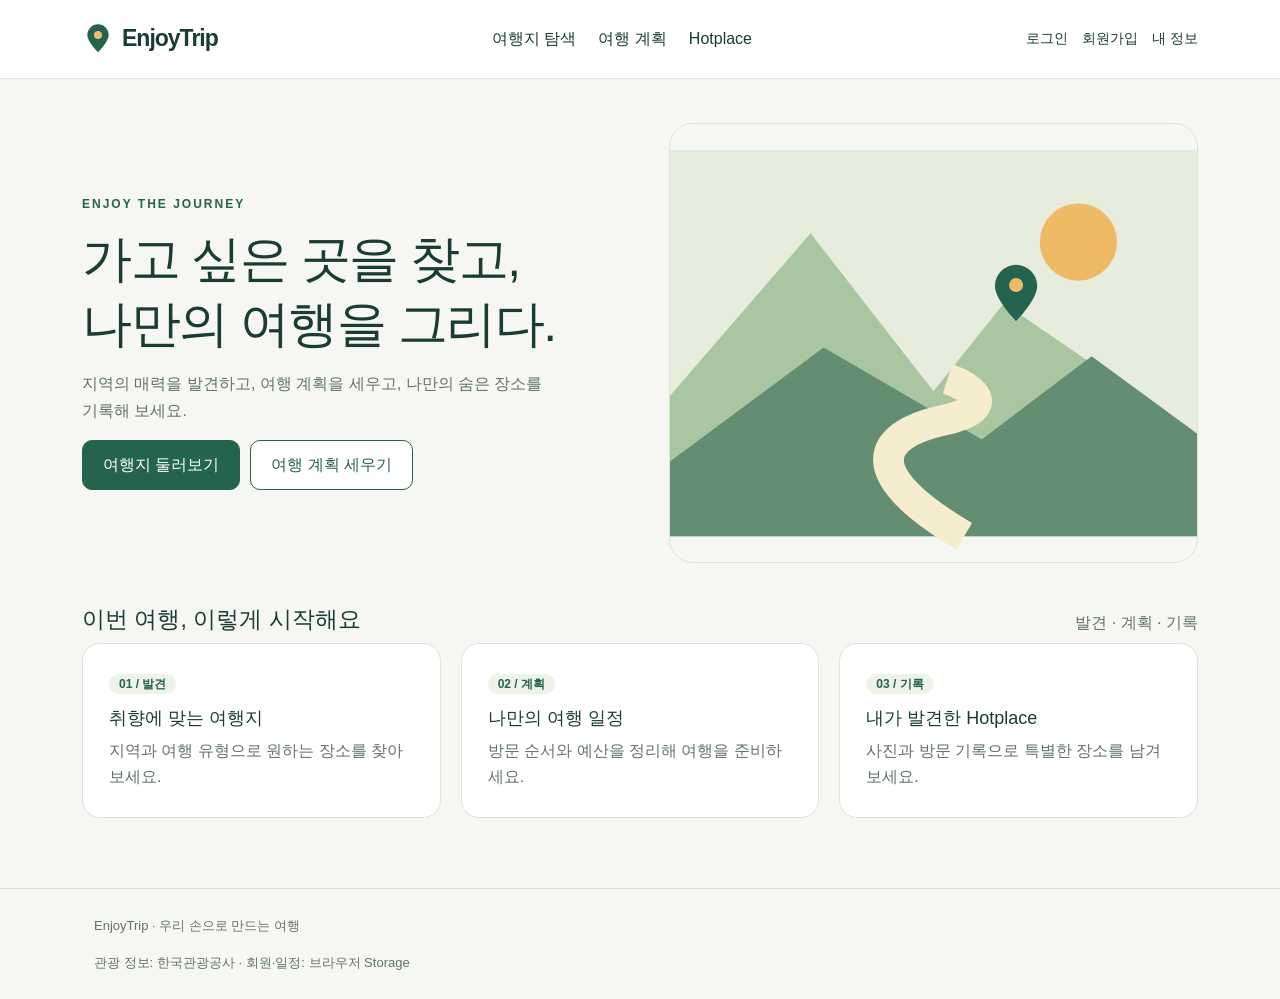
<file: 01_frontend/index.html>
<!doctype html>
<html lang="ko">
  <head>
    <meta charset="utf-8">
    <meta name="viewport" content="width=device-width, initial-scale=1">
    <title>
      여행의 시작 | EnjoyTrip
    </title>
    <link rel="icon" href="./assets/icons/pin.svg" type="image/svg+xml">
    <link rel="stylesheet" href="./assets/vendor/bootstrap.min.css">
    <link rel="stylesheet" href="./css/common.css">
    <link rel="stylesheet" href="./css/home.css">
  </head>
  <body data-page="index">
    <a class="skip-link" href="#main">
      본문으로 이동
    </a>
    <header class="site-header">
      <div class="container header-inner">
        <a class="brand" href="./index.html">
          <img src="./assets/icons/pin.svg" alt="">
          EnjoyTrip
        </a>
        <nav class="site-nav" aria-label="주 메뉴">
          <ul>
            <li>
              <a href="./attractions.html">
                여행지 탐색
              </a>
            </li>
            <li>
              <a href="./plans.html">
                여행 계획
              </a>
            </li>
            <li>
              <a href="./hotplaces.html">
                Hotplace
              </a>
            </li>
          </ul>
        </nav>
        <div class="account-links">
          <a data-auth-link id="login-link" href="./login.html">
            로그인
          </a>
          <a data-auth-link href="./signup.html">
            회원가입
          </a>
          <a href="./mypage.html">
            내 정보
          </a>
          <span data-session-user hidden>
          </span>
          <button type="button" data-logout hidden>
            로그아웃
          </button>
        </div>
      </div>
    </header>
<main id="main" class="container">
      <section class="hero" aria-labelledby="hero-title">
        <div class="hero-copy">
          <span class="eyebrow">
            ENJOY THE JOURNEY
          </span>
          <h1 id="hero-title">
            가고 싶은 곳을 찾고,
            <br>
            나만의 여행을 그리다.
          </h1>
          <p class="muted">
            지역의 매력을 발견하고, 여행 계획을 세우고, 나만의 숨은 장소를 기록해 보세요.
          </p>
          <div class="actions">
            <a class="button" href="./attractions.html">
              여행지 둘러보기
            </a>
            <a class="button secondary" href="./plans.html">
              여행 계획 세우기
            </a>
          </div>
        </div>
        <img class="hero-art" src="./assets/images/travel-landscape.svg" width="600" height="440" alt="산과 산책길을 표현한 여행 일러스트">
      </section>
      <section class="section" aria-labelledby="features-title">
        <div class="section-heading">
          <h2 id="features-title">
            이번 여행, 이렇게 시작해요
          </h2>
          <span class="muted">
            발견 · 계획 · 기록
          </span>
        </div>
        <div class="feature-grid">
          <a class="panel feature-card" href="./attractions.html">
            <span class="badge">
              01 / 발견
            </span>
            <h3>
              취향에 맞는 여행지
            </h3>
            <p>
              지역과 여행 유형으로 원하는 장소를 찾아보세요.
            </p>
          </a>
          <a class="panel feature-card" href="./plans.html">
            <span class="badge">
              02 / 계획
            </span>
            <h3>
              나만의 여행 일정
            </h3>
            <p>
              방문 순서와 예산을 정리해 여행을 준비하세요.
            </p>
          </a>
          <a class="panel feature-card" href="./hotplaces.html">
            <span class="badge">
              03 / 기록
            </span>
            <h3>
              내가 발견한 Hotplace
            </h3>
            <p>
              사진과 방문 기록으로 특별한 장소를 남겨 보세요.
            </p>
          </a>
        </div>
      </section>
    </main>
    <footer class="site-footer">
      <div class="container row">
        <p>
          EnjoyTrip · 우리 손으로 만드는 여행
        </p>
        <p>
          관광 정보: 한국관광공사 · 회원·일정: 브라우저 Storage
        </p>
      </div>
    </footer>
<script type="module" src="./js/common.js">
    </script>
  </body>
</html>
</file>
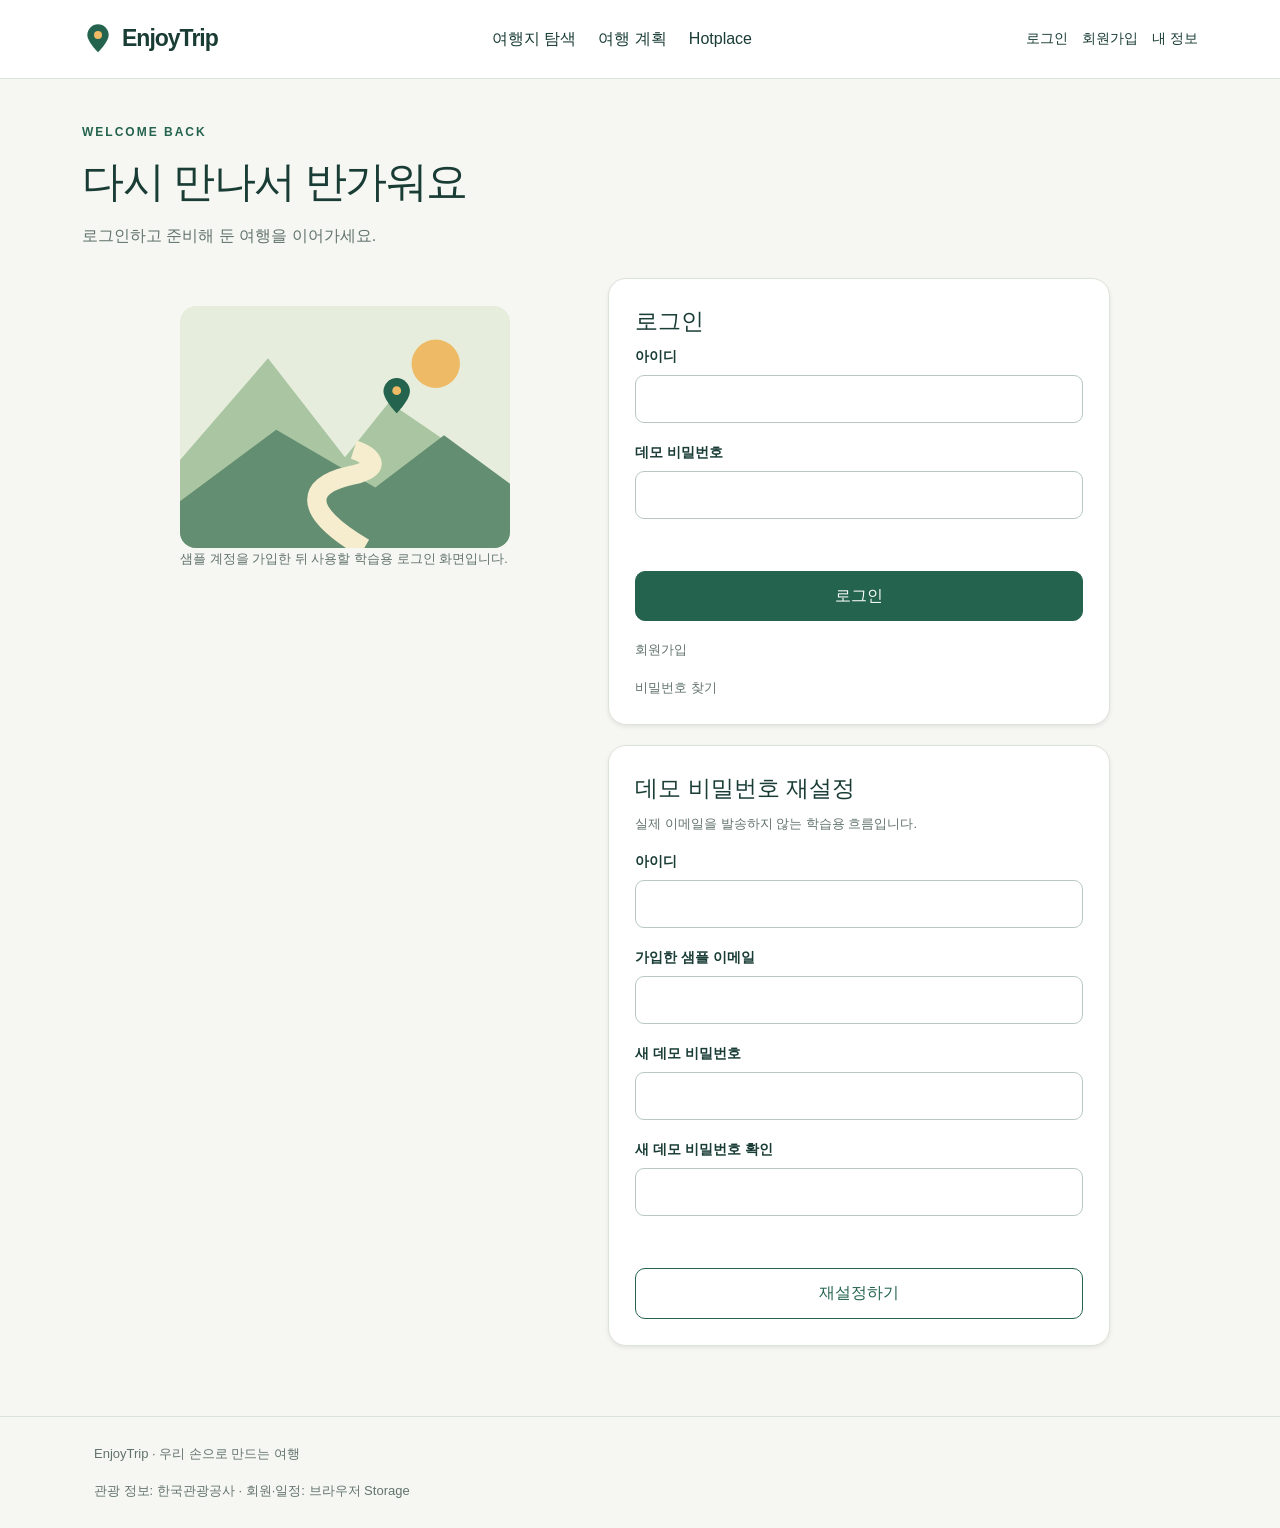
<file: 01_frontend/login.html>
<!doctype html>
<html lang="ko">
  <head>
    <meta charset="utf-8">
    <meta name="viewport" content="width=device-width, initial-scale=1">
    <title>
      로그인 | EnjoyTrip
    </title>
    <link rel="icon" href="./assets/icons/pin.svg" type="image/svg+xml">
    <link rel="stylesheet" href="./assets/vendor/bootstrap.min.css">
    <link rel="stylesheet" href="./css/common.css">
    <link rel="stylesheet" href="./css/members.css">
  </head>
  <body data-page="login">
    <a class="skip-link" href="#main">
      본문으로 이동
    </a>
    <header class="site-header">
      <div class="container header-inner">
        <a class="brand" href="./index.html">
          <img src="./assets/icons/pin.svg" alt="">
          EnjoyTrip
        </a>
        <nav class="site-nav" aria-label="주 메뉴">
          <ul>
            <li>
              <a href="./attractions.html">
                여행지 탐색
              </a>
            </li>
            <li>
              <a href="./plans.html">
                여행 계획
              </a>
            </li>
            <li>
              <a href="./hotplaces.html">
                Hotplace
              </a>
            </li>
          </ul>
        </nav>
        <div class="account-links">
          <a data-auth-link href="./login.html">
            로그인
          </a>
          <a data-auth-link href="./signup.html">
            회원가입
          </a>
          <a href="./mypage.html">
            내 정보
          </a>
          <span data-session-user hidden>
          </span>
          <button type="button" data-logout hidden>
            로그아웃
          </button>
        </div>
      </div>
    </header>
<main id="main" class="container">
      <div class="page-heading">
        <span class="eyebrow">
          WELCOME BACK
        </span>
        <h1>
          다시 만나서 반가워요
        </h1>
        <p class="muted">
          로그인하고 준비해 둔 여행을 이어가세요.
        </p>
      </div>
      <div class="auth-layout">
        <aside class="auth-story">
          <img src="./assets/images/travel-landscape.svg" alt="여행 일러스트">
          <p class="hint">
            샘플 계정을 가입한 뒤 사용할 학습용 로그인 화면입니다.
          </p>
        </aside>
        <div class="stack">
          <section class="panel shadow-sm" aria-labelledby="login-title">
            <h2 id="login-title">
              로그인
            </h2>
            <form id="login-form" class="member-form">
              <div class="field">
                <label for="user-id">
                  아이디
                </label>
                <input class="form-control" id="user-id" name="user-id" type="text" required autocomplete="username">
              </div>
              <div class="field">
                <label for="password">
                  데모 비밀번호
                </label>
                <input class="form-control" id="password" name="password" type="password" required autocomplete="current-password">
              </div>
              <p class="hint" role="status" aria-live="polite">
              </p>
              <button type="submit">
                로그인
              </button>
              <div class="row">
                <a class="hint" href="./signup.html">
                  회원가입
                </a>
                <a class="hint" href="#recover">
                  비밀번호 찾기
                </a>
              </div>
            </form>
          </section>
          <section id="recover" class="panel shadow-sm" aria-labelledby="recover-title">
            <h2 id="recover-title">
              데모 비밀번호 재설정
            </h2>
            <p class="hint">
              실제 이메일을 발송하지 않는 학습용 흐름입니다.
            </p>
            <form id="recover-form" class="member-form">
              <div class="field">
                <label for="recover-id">
                  아이디
                </label>
                <input class="form-control" id="recover-id" name="recover-id" type="text" required>
              </div>
              <div class="field">
                <label for="recover-email">
                  가입한 샘플 이메일
                </label>
                <input class="form-control" id="recover-email" name="recover-email" type="email" required>
              </div>
              <div class="field">
                <label for="new-password">
                  새 데모 비밀번호
                </label>
                <input class="form-control" id="new-password" name="new-password" type="password" required minlength="8" autocomplete="new-password">
              </div>
              <div class="field">
                <label for="new-password-confirm">
                  새 데모 비밀번호 확인
                </label>
                <input class="form-control" id="new-password-confirm" name="new-password-confirm" type="password" required minlength="8" autocomplete="new-password">
              </div>
              <p class="hint" role="status" aria-live="polite">
              </p>
              <button type="submit" class="secondary">
                재설정하기
              </button>
            </form>
          </section>
        </div>
      </div>
    </main>
    <footer class="site-footer">
      <div class="container row">
        <p>
          EnjoyTrip · 우리 손으로 만드는 여행
        </p>
        <p>
          관광 정보: 한국관광공사 · 회원·일정: 브라우저 Storage
        </p>
      </div>
    </footer>
<script type="module" src="./js/common.js">
    </script>
    <script type="module" src="./js/members.js">
    </script>
  </body>
</html>
</file>
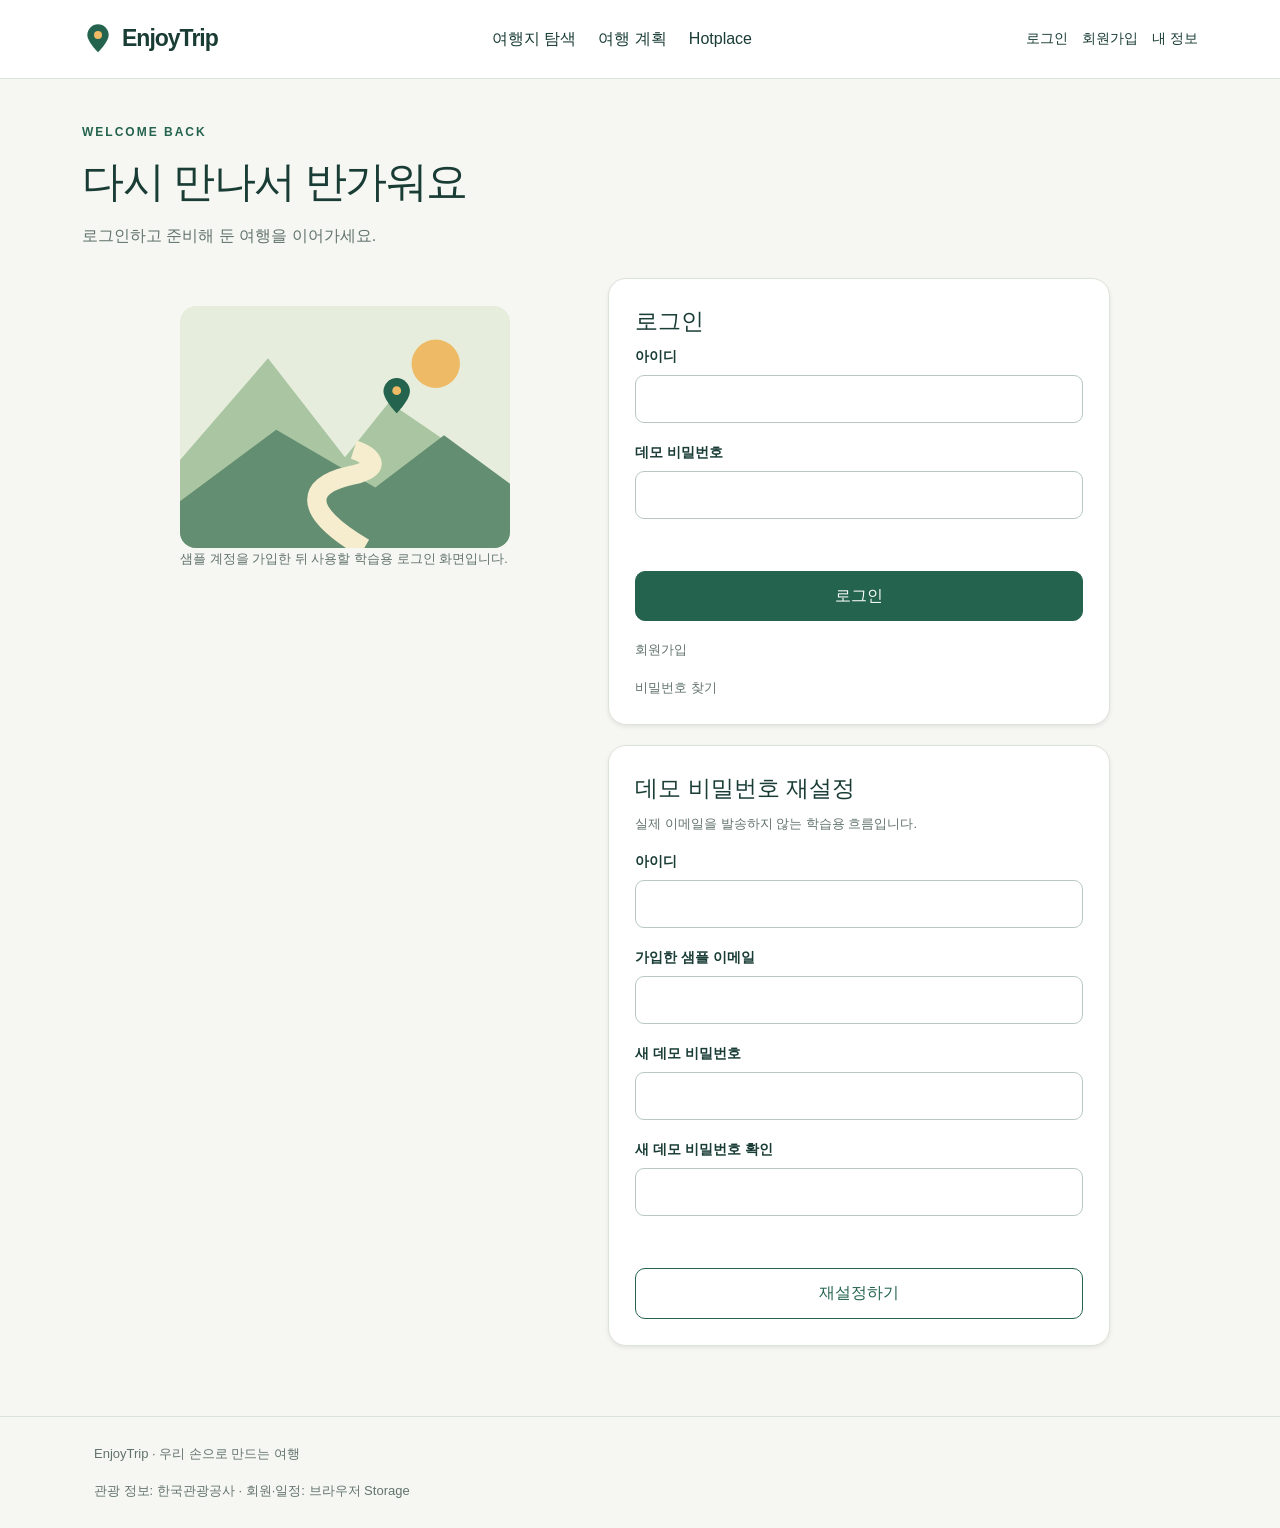
<file: 01_frontend/mypage.html>
<!doctype html>
<html lang="ko">
  <head>
    <meta charset="utf-8">
    <meta name="viewport" content="width=device-width, initial-scale=1">
    <title>
      내 정보 | EnjoyTrip
    </title>
    <link rel="icon" href="./assets/icons/pin.svg" type="image/svg+xml">
    <link rel="stylesheet" href="./assets/vendor/bootstrap.min.css">
    <link rel="stylesheet" href="./css/common.css">
    <link rel="stylesheet" href="./css/members.css">
  </head>
  <body data-page="mypage">
    <a class="skip-link" href="#main">
      본문으로 이동
    </a>
    <header class="site-header">
      <div class="container header-inner">
        <a class="brand" href="./index.html">
          <img src="./assets/icons/pin.svg" alt="">
          EnjoyTrip
        </a>
        <nav class="site-nav" aria-label="주 메뉴">
          <ul>
            <li>
              <a href="./attractions.html">
                여행지 탐색
              </a>
            </li>
            <li>
              <a href="./plans.html">
                여행 계획
              </a>
            </li>
            <li>
              <a href="./hotplaces.html">
                Hotplace
              </a>
            </li>
          </ul>
        </nav>
        <div class="account-links">
          <a data-auth-link href="./login.html">
            로그인
          </a>
          <a data-auth-link href="./signup.html">
            회원가입
          </a>
          <a href="./mypage.html">
            내 정보
          </a>
          <span data-session-user hidden>
          </span>
          <button type="button" data-logout hidden>
            로그아웃
          </button>
        </div>
      </div>
    </header>
<main id="main" class="container">
      <div class="page-heading">
        <span class="eyebrow">
          MY ACCOUNT
        </span>
        <h1>
          나의 여행 프로필
        </h1>
        <p class="muted">
          회원 정보를 확인하고 수정하는 공간입니다.
        </p>
      </div>
      <div class="profile-layout">
        <aside class="panel profile-summary">
          <div class="avatar" aria-hidden="true">
            旅
          </div>
          <h2 id="profile-nickname">
            여행자 샘플
          </h2>
          <p id="profile-id" class="muted">
            프로필 배치 예시
          </p>
          <div class="stack">
            <a class="button secondary" href="./plans.html">
              내 여행 계획
            </a>
            <a class="button secondary" href="./hotplaces.html">
              내 Hotplace
            </a>
          </div>
        </aside>
        <section class="panel shadow-sm" aria-labelledby="profile-title">
          <h2 id="profile-title">
            회원 정보
          </h2>
          <form id="profile-form" class="member-form">
            <div class="field">
              <label for="user-id">
                아이디
              </label>
              <input class="form-control" id="user-id" name="user-id" type="text" readonly value="sample-user">
            </div>
            <div class="field">
              <label for="nickname">
                닉네임
              </label>
              <input class="form-control" id="nickname" name="nickname" type="text" required maxlength="20" value="여행자 샘플">
            </div>
            <div class="field">
              <label for="email">
                이메일
              </label>
              <input class="form-control" id="email" name="email" type="email" required value="demo@example.com">
            </div>
            <div class="field">
              <label for="password">
                새 비밀번호 (변경 시)
              </label>
              <input class="form-control" id="password" name="password" type="password" minlength="8" autocomplete="new-password">
            </div>
            <div class="field">
              <label for="password2">
                새 비밀번호 확인 (변경 시)
              </label>
              <input class="form-control" id="password2" name="password-confirm" type="password" minlength="8" autocomplete="new-password">
            </div>
            <p class="hint" role="status" aria-live="polite">
            </p>
            <div class="actions">
              <button type="submit">
                변경사항 저장
              </button>
              <button type="button" id="withdraw" class="secondary">
                회원 탈퇴
              </button>
            </div>
            <p class="hint">
            </p>
          </form>
        </section>
      </div>
    </main>
    <footer class="site-footer">
      <div class="container row">
        <p>
          EnjoyTrip · 우리 손으로 만드는 여행
        </p>
        <p>
          관광 정보: 한국관광공사 · 회원·일정: 브라우저 Storage
        </p>
      </div>
    </footer>
<script type="module" src="./js/common.js">
    </script>
    <script type="module" src="./js/members.js">
    </script>
  </body>
</html>
</file>
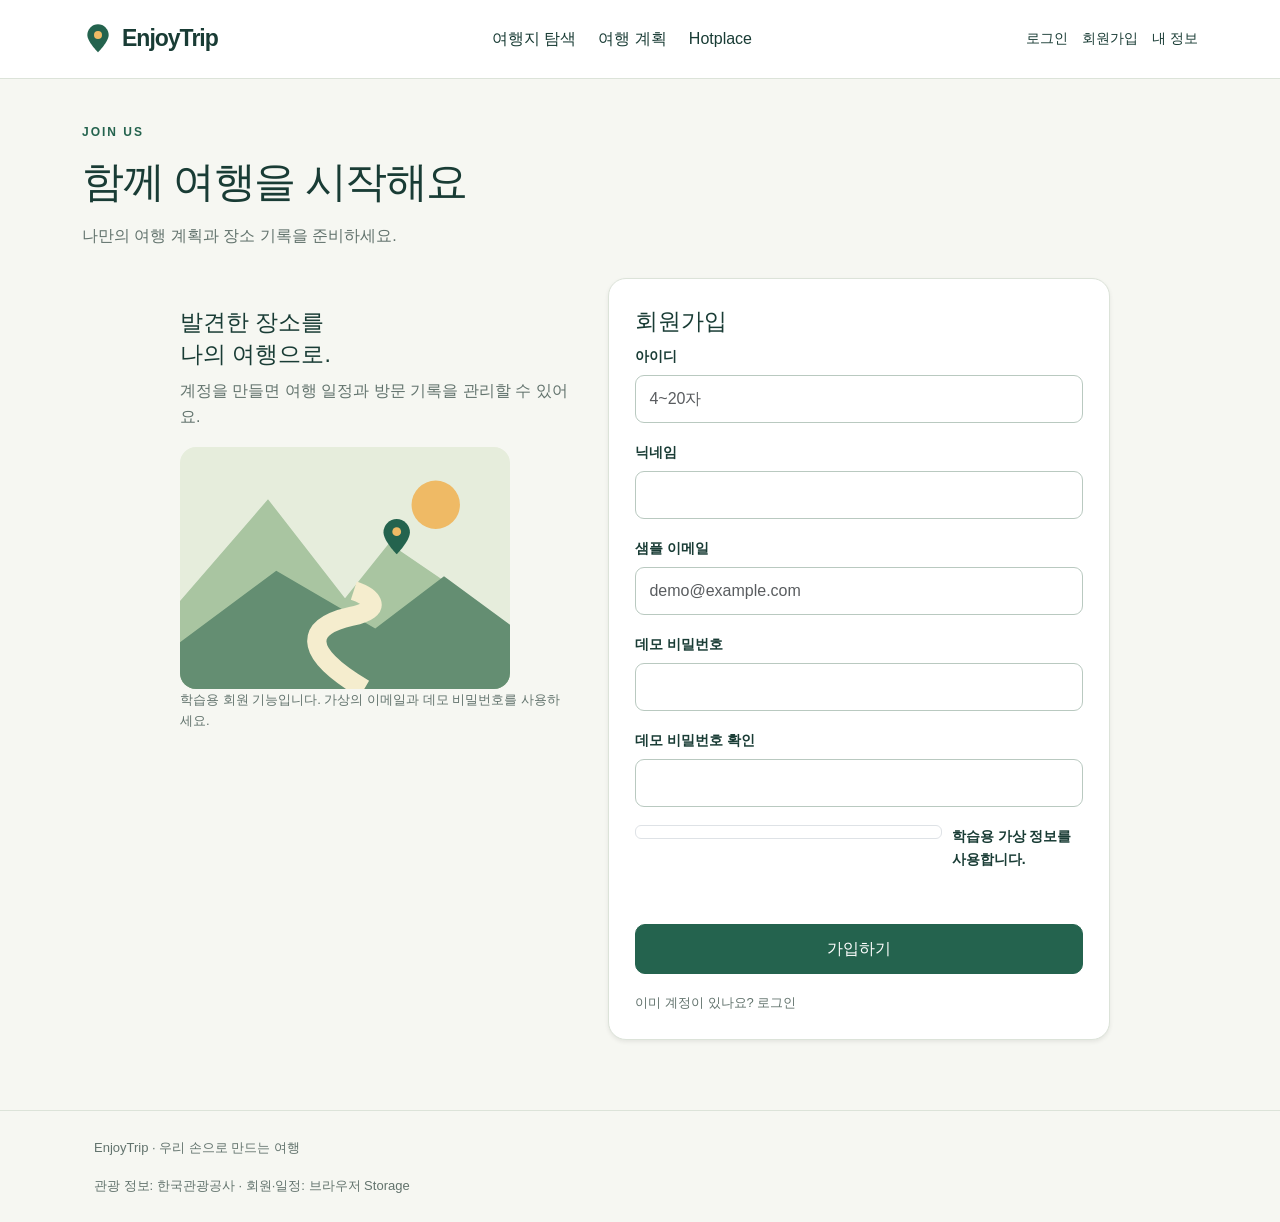
<file: 01_frontend/signup.html>
<!doctype html>
<html lang="ko">
  <head>
    <meta charset="utf-8">
    <meta name="viewport" content="width=device-width, initial-scale=1">
    <title>
      회원가입 | EnjoyTrip
    </title>
    <link rel="icon" href="./assets/icons/pin.svg" type="image/svg+xml">
    <link rel="stylesheet" href="./assets/vendor/bootstrap.min.css">
    <link rel="stylesheet" href="./css/common.css">
    <link rel="stylesheet" href="./css/members.css">
  </head>
  <body data-page="signup">
    <a class="skip-link" href="#main">
      본문으로 이동
    </a>
    <header class="site-header">
      <div class="container header-inner">
        <a class="brand" href="./index.html">
          <img src="./assets/icons/pin.svg" alt="">
          EnjoyTrip
        </a>
        <nav class="site-nav" aria-label="주 메뉴">
          <ul>
            <li>
              <a href="./attractions.html">
                여행지 탐색
              </a>
            </li>
            <li>
              <a href="./plans.html">
                여행 계획
              </a>
            </li>
            <li>
              <a href="./hotplaces.html">
                Hotplace
              </a>
            </li>
          </ul>
        </nav>
        <div class="account-links">
          <a data-auth-link href="./login.html">
            로그인
          </a>
          <a data-auth-link href="./signup.html">
            회원가입
          </a>
          <a href="./mypage.html">
            내 정보
          </a>
          <span data-session-user hidden>
          </span>
          <button type="button" data-logout hidden>
            로그아웃
          </button>
        </div>
      </div>
    </header>
<main id="main" class="container">
      <div class="page-heading">
        <span class="eyebrow">
          JOIN US
        </span>
        <h1>
          함께 여행을 시작해요
        </h1>
        <p class="muted">
          나만의 여행 계획과 장소 기록을 준비하세요.
        </p>
      </div>
      <div class="auth-layout">
        <aside class="auth-story">
          <h2>
            발견한 장소를
            <br>
            나의 여행으로.
          </h2>
          <p class="muted">
            계정을 만들면 여행 일정과 방문 기록을 관리할 수 있어요.
          </p>
          <img src="./assets/images/travel-landscape.svg" alt="산과 산책길 일러스트">
          <p class="hint">
            학습용 회원 기능입니다. 가상의 이메일과 데모 비밀번호를 사용하세요.
          </p>
        </aside>
        <section class="panel shadow-sm" aria-labelledby="signup-title">
          <h2 id="signup-title">
            회원가입
          </h2>
          <form id="signup-form" class="member-form">
            <div class="field">
              <label for="user-id">
                아이디
              </label>
              <input class="form-control" id="user-id" name="user-id" type="text" required minlength="4" maxlength="20" autocomplete="username" placeholder="4~20자">
            </div>
            <div class="field">
              <label for="nickname">
                닉네임
              </label>
              <input class="form-control" id="nickname" name="nickname" type="text" required maxlength="20" autocomplete="nickname">
            </div>
            <div class="field">
              <label for="email">
                샘플 이메일
              </label>
              <input class="form-control" id="email" name="email" type="email" required autocomplete="email" placeholder="demo@example.com">
            </div>
            <div class="field">
              <label for="password">
                데모 비밀번호
              </label>
              <input class="form-control" id="password" name="password" type="password" required minlength="8" autocomplete="new-password">
            </div>
            <div class="field">
              <label for="password-confirm">
                데모 비밀번호 확인
              </label>
              <input class="form-control" id="password-confirm" name="password-confirm" type="password" required minlength="8" autocomplete="new-password">
            </div>
            <label class="checkbox-label" for="demo-consent">
              <input class="form-control" id="demo-consent" name="demo-consent" type="checkbox" required>
              학습용 가상 정보를 사용합니다.
            </label>
            <p class="hint" role="status" aria-live="polite">
            </p>
            <button type="submit">
              가입하기
            </button>
            <a class="hint" href="./login.html">
              이미 계정이 있나요? 로그인
            </a>
          </form>
        </section>
      </div>
    </main>
    <footer class="site-footer">
      <div class="container row">
        <p>
          EnjoyTrip · 우리 손으로 만드는 여행
        </p>
        <p>
          관광 정보: 한국관광공사 · 회원·일정: 브라우저 Storage
        </p>
      </div>
    </footer>
<script type="module" src="./js/common.js">
    </script>
    <script type="module" src="./js/members.js">
    </script>
  </body>
</html>
</file>
<file: 01_frontend/css/common.css>
/* AI가 제공한 공통 화면 레퍼런스. 두 사람이 읽고 수정할 수 있는 기본 CSS만 사용합니다. */
:root {
  --ink: #193c35;
  --muted: #62736d;
  --brand: #24634e;
  --paper: #f6f7f2;
  --line: #dce3d9;
  --accent: #efba65;
  --radius: 18px;
}
.place-photo { width: 100%; height: 170px; object-fit: cover; border-radius: 12px; margin-bottom: 12px; }
.detail-dialog { max-height: 85vh; overflow: auto; }
.detail-dialog .place-photo { height: 230px; }
.account-links { align-items: center; flex-wrap: wrap; }
.schedule-item[draggable="true"] { cursor: grab; }
.drag-handle { cursor: grab; user-select: none; }
.map-placeholder img { max-width: none; }
* { box-sizing: border-box; }
body { margin: 0; background: var(--paper); color: var(--ink); font-family: "Malgun Gothic", sans-serif; line-height: 1.65; }
a { color: inherit; text-decoration: none; }
a:hover { text-decoration: underline; }
button, input, select, textarea { font: inherit; }
button, .button { display: inline-flex; justify-content: center; align-items: center; gap: 8px; padding: 11px 20px; border: 1px solid var(--brand); border-radius: 10px; background: var(--brand); color: white; cursor: pointer; }
.button:hover { text-decoration: none; background: #194936; }
button:disabled { cursor: not-allowed; opacity: .55; }
.button.secondary, button.secondary { background: white; color: var(--brand); }
.danger { color: #a93628; }
:focus-visible { outline: 3px solid #b75e14; outline-offset: 4px; }
.skip-link { position: absolute; top: -100px; left: 16px; background: white; padding: 12px; z-index: 10; }
.skip-link:focus { top: 12px; }
.container { width: min(1160px, calc(100% - 40px)); margin-inline: auto; }
.site-header { background: white; border-bottom: 1px solid var(--line); }
.header-inner { display: flex; align-items: center; justify-content: space-between; gap: 20px; padding-block: 20px; flex-wrap: wrap; }
.brand { display: inline-flex; align-items: center; gap: 8px; font-size: 23px; font-weight: 800; letter-spacing: -1px; }
.brand img { width: 32px; height: 32px; }
.site-nav ul { list-style: none; display: flex; gap: 22px; padding: 0; margin: 0; flex-wrap: wrap; }
.site-nav a[aria-current="page"] { color: var(--brand); font-weight: 800; border-bottom: 2px solid var(--brand); }
.account-links { display: flex; gap: 14px; font-size: 14px; }
.preview-notice { background: #fff2d9; border-bottom: 1px solid #ead5ad; font-size: 13px; padding: 9px 0; color: #76511b; }
main { padding-block: 44px 70px; min-height: 65vh; }
h1, h2, h3, p { margin-top: 0; }
h1 { font-size: clamp(28px, 4vw, 42px); line-height: 1.3; letter-spacing: -1.5px; margin-bottom: 14px; }
h2 { font-size: 23px; line-height: 1.4; }
h3 { font-size: 18px; }
.eyebrow { display: block; margin-bottom: 12px; color: var(--brand); font-size: 12px; font-weight: 800; letter-spacing: 2px; }
.muted, .hint { color: var(--muted); }
.hint { font-size: 13px; }
.panel { background: white; padding: 26px; border: 1px solid var(--line); border-radius: var(--radius); min-width: 0; }
.page-heading { margin-bottom: 28px; }
.section-heading, .row { display: flex; align-items: center; justify-content: space-between; gap: 16px; flex-wrap: wrap; }
.section { margin-top: 40px; }
.actions { display: flex; gap: 10px; flex-wrap: wrap; align-items: center; }
.stack > * + * { margin-top: 20px; }
.field { display: grid; gap: 7px; min-width: 0; }
label, legend { font-size: 14px; font-weight: 700; }
input:not([type="checkbox"]), select, textarea { width: 100%; padding: 11px 13px; border: 1px solid #b9c9c0; border-radius: 9px; background: white; color: var(--ink); min-width: 0; }
textarea { resize: vertical; min-height: 110px; }
fieldset { border: 0; margin: 0; padding: 0; }
legend { margin-bottom: 14px; }
.form-grid { display: grid; gap: 18px; }
.badge { display: inline-block; padding: 4px 10px; border-radius: 30px; background: #eef3e9; color: var(--brand); font-size: 12px; }
.empty-state { padding: 30px 16px; border: 1px dashed #b9c9c0; border-radius: 12px; text-align: center; color: var(--muted); }
.site-footer { padding: 26px 0; border-top: 1px solid var(--line); color: var(--muted); font-size: 13px; }
.site-footer p { margin: 0; }
[hidden] { display: none !important; }
@media (min-width: 700px) { .form-grid { grid-template-columns: repeat(2, minmax(0, 1fr)); } }
@media (max-width: 699px) {
  .container { width: calc(100% - 28px); }
  .header-inner { gap: 14px; }
  .site-nav { order: 3; width: 100%; }
  .site-nav ul { gap: 18px; font-size: 14px; }
  .panel { padding: 20px; }
  main { padding-top: 30px; }
}
</file>
<file: 01_frontend/css/home.css>
/* A 담당: hero 배치와 모바일 전환 원리를 읽고 직접 개선하세요. */
.hero { display: grid; gap: 32px; align-items: center; }
.hero-copy { padding-block: 28px; }
.hero h1 { font-size: clamp(32px, 4vw, 50px); word-break: keep-all; }
.hero-copy p { max-width: 470px; }
.hero-art { width: 100%; border-radius: 24px; border: 1px solid var(--line); }
.feature-grid { display: grid; gap: 20px; }
.feature-card { display: block; }
.feature-card .badge { margin-bottom: 14px; }
.feature-card p { margin-bottom: 0; color: var(--muted); }
@media (min-width: 800px) {
  .hero { grid-template-columns: 1.05fr 1fr; }
  .feature-grid { grid-template-columns: repeat(3, minmax(0, 1fr)); }
}
</file>
<file: 01_frontend/css/members.css>
/* B 담당: 폼 오류 표시, 로그인 상태, 내 정보 편집 스타일을 추가합니다. */
.auth-layout { display: grid; gap: 28px; max-width: 940px; margin-inline: auto; }
.auth-story { padding: 28px 10px; }
.auth-story img { width: min(100%, 330px); border-radius: 16px; }
.member-form { display: grid; gap: 18px; }
.member-form .actions { margin-top: 8px; }
.checkbox-label { display: flex; gap: 10px; align-items: flex-start; }
.profile-layout { display: grid; gap: 22px; }
.profile-summary { align-self: start; }
.avatar { display: grid; place-items: center; width: 64px; height: 64px; border-radius: 50%; background: #e1edda; font-size: 26px; margin-bottom: 18px; }
@media (min-width: 800px) {
  .auth-layout { grid-template-columns: .9fr 1.1fr; }
  .profile-layout { grid-template-columns: 280px minmax(0, 1fr); }
}
</file>
